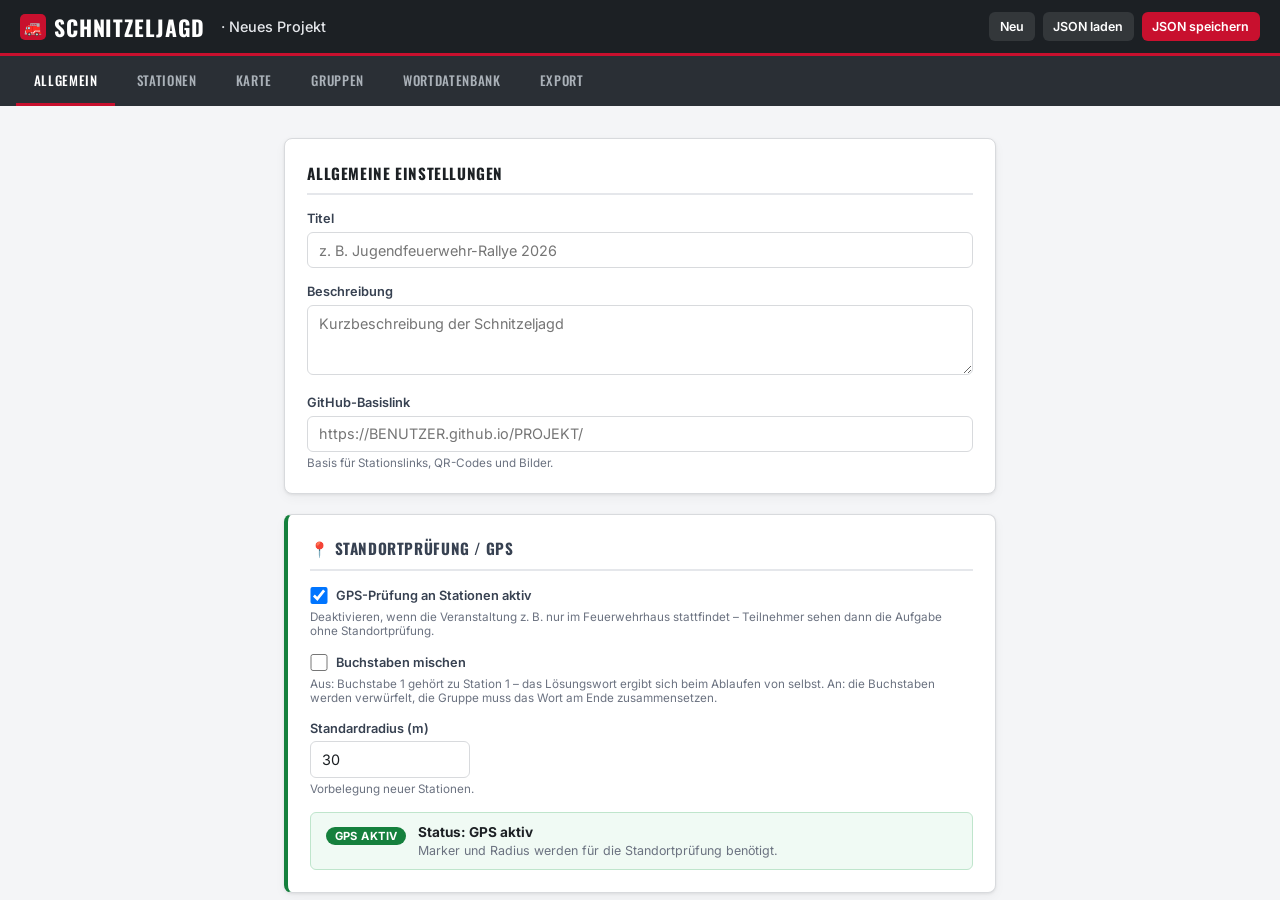
<file: index.html>
<!DOCTYPE html>
<html lang="de">
<head>
  <meta charset="UTF-8">
  <meta name="viewport" content="width=device-width, initial-scale=1.0">
  <title>Schnitzeljagd · Planungstool</title>
  <link rel="stylesheet" href="lib/leaflet/leaflet.css">
  <link rel="stylesheet" href="css/app.css">
</head>
<body>

  <header class="topbar">
    <div class="logo"><span class="mark">🚒</span> Schnitzeljagd</div>
    <span class="titel-anzeige" id="titel-anzeige">· Neues Projekt</span>
    <div class="actions">
      <button class="btn btn-ghost btn-sm" id="btn-neu">Neu</button>
      <button class="btn btn-ghost btn-sm" id="btn-import-json">JSON laden</button>
      <button class="btn btn-primary btn-sm" id="btn-export-json">JSON speichern</button>
      <input type="file" id="file-import" accept=".json" hidden>
    </div>
  </header>

  <nav class="tabs">
    <button data-tab="allgemein" class="active">Allgemein</button>
    <button data-tab="stationen">Stationen</button>
    <button data-tab="karte">Karte</button>
    <button data-tab="gruppen">Gruppen</button>
    <button data-tab="wortdb">Wortdatenbank</button>
    <button data-tab="export">Export</button>
  </nav>

  <main>

    <!-- ALLGEMEIN -->
    <section class="tab-panel active" id="tab-allgemein">
      <div class="seite">
        <div class="card">
          <h3>Allgemeine Einstellungen</h3>
          <div class="feld">
            <label>Titel</label>
            <input type="text" id="p-titel" placeholder="z. B. Jugendfeuerwehr-Rallye 2026">
          </div>
          <div class="feld">
            <label>Beschreibung</label>
            <textarea id="p-beschreibung" placeholder="Kurzbeschreibung der Schnitzeljagd"></textarea>
          </div>
          <div class="feld">
            <label>GitHub-Basislink</label>
            <input type="url" id="p-githubBasislink"
              placeholder="https://BENUTZER.github.io/PROJEKT/">
            <div class="hinweis">Basis für Stationslinks, QR-Codes und Bilder.</div>
          </div>
        </div>

        <div class="card card-gps" id="card-gps">
          <h3>📍 Standortprüfung / GPS</h3>
          <div class="feld">
            <label style="display:flex;align-items:center;gap:.5rem;cursor:pointer">
              <input type="checkbox" id="p-gpsAktiv" style="width:1.1rem;height:1.1rem">
              GPS-Prüfung an Stationen aktiv
            </label>
            <div class="hinweis">Deaktivieren, wenn die Veranstaltung z. B. nur im Feuerwehrhaus stattfindet – Teilnehmer sehen dann die Aufgabe ohne Standortprüfung.</div>
          </div>
          <div class="feld">
            <label style="display:flex;align-items:center;gap:.5rem;cursor:pointer">
              <input type="checkbox" id="p-buchstabenMischen" style="width:1.1rem;height:1.1rem">
              Buchstaben mischen
            </label>
            <div class="hinweis">Aus: Buchstabe 1 gehört zu Station 1 – das Lösungswort ergibt sich beim Ablaufen von selbst. An: die Buchstaben werden verwürfelt, die Gruppe muss das Wort am Ende zusammensetzen.</div>
          </div>
          <div class="feld">
            <label>Standardradius (m)</label>
            <input type="number" id="p-standardRadius" min="1" value="30" style="max-width:160px">
            <div class="hinweis">Vorbelegung neuer Stationen.</div>
          </div>
          <div class="gps-status" id="gps-status">
            <span class="gps-badge"></span>
            <div class="gps-status-text">
              <strong class="gps-status-titel"></strong>
              <div class="gps-status-info"></div>
            </div>
          </div>
        </div>

        <div class="card card-schatz">
          <h3>🗝️ Schatz / Abschluss</h3>
          <div class="feld">
            <label>Schatzbild (Pfad oder externer Link)</label>
            <input type="text" id="p-schatzbild"
              placeholder="bilder/schatz.jpg  oder  https://…">
            <div class="hinweis">Wird auf schatz.html angezeigt, sobald alle Lösungswörter stimmen.</div>
          </div>
          <div class="feld">
            <label>Schatztext / Hinweis (optional)</label>
            <textarea id="p-schatztext" placeholder="z. B. Der Schatz liegt hinter dem Gerätehaus."></textarea>
          </div>
        </div>
      </div>
    </section>

    <!-- STATIONEN -->
    <section class="tab-panel" id="tab-stationen">
      <div class="split">
        <div class="links">
          <div class="liste-kopf">
            <h2>Stationen</h2>
            <div style="display:flex;gap:.4rem">
              <button class="btn btn-primary btn-sm" id="btn-station-add">+ Station</button>
              <button class="btn btn-info btn-sm" id="btn-ampel-hilfe" title="Ampel-Legende">?</button>
            </div>
          </div>
          <div id="station-liste"></div>
        </div>
        <div class="rechts" id="station-editor"></div>
      </div>
    </section>

    <!-- AMPEL-LEGENDE MODAL -->
    <div class="overlay" id="overlay-ampel" style="display:none">
      <div class="modal" style="max-width:440px">
        <div class="modal-kopf">
          <h3>Ampel-Legende</h3>
          <button class="btn btn-light btn-sm" id="btn-ampel-schliessen">✕</button>
        </div>
        <div class="modal-body">
          <p>Die drei Punkte je Station zeigen den Vorbereitungsstand.</p>
          <p><strong>1. Marker</strong><br>
            Zeigt, ob eine Position auf der Karte gesetzt ist.<br>
            Bei aktivem GPS ist die Position <em>erforderlich</em>.<br>
            Bei deaktiviertem GPS ist sie <em>optional</em> und wird nicht negativ bewertet.</p>
          <p><strong>2. Link</strong><br>
            Zeigt, ob der Stationslink vorhanden ist.</p>
          <p><strong>3. Inhalt</strong><br>
            Zeigt, ob die Station vollständig vorbereitet ist. Geprüft werden:
          </p>
          <ul>
            <li>Stationsname</li>
            <li>Nächster Ort</li>
            <li>Hinweis zur nächsten Station</li>
            <li>Pflichtfelder des gewählten Stationstyps (z. B. Aufgabe, Lösung, Frage)</li>
          </ul>
          <p><strong>Statusfarben:</strong></p>
          <div class="legende-dot-row">
            <span class="legende-dot-item"><span class="dot ok"></span> Grün – vollständig</span>
            <span class="legende-dot-item"><span class="dot warn"></span> Gelb – teilweise unvollständig</span>
            <span class="legende-dot-item"><span class="dot off"></span> Grau – fehlt / nicht begonnen</span>
          </div>
          <p style="color:#6b7280;font-size:.85rem">Stationseinleitung und Bilder sind optional und beeinflussen die Ampel nicht.</p>
        </div>
      </div>
    </div>

    <!-- KARTE -->
    <section class="tab-panel" id="tab-karte">
      <div class="split">
        <div class="links">
          <div class="liste-kopf">
            <h2>Stationen</h2>
            <button class="btn btn-info btn-sm" id="btn-karte-fit">Ansicht</button>
          </div>
          <div id="karte-liste"></div>
        </div>
        <div class="rechts karte-rechts">
          <div id="karte-map"></div>
          <div class="karte-infobar">
            <span id="karte-info">Karte wird geladen…</span>
            <span class="hint">Station links wählen → in Karte klicken zum Setzen · Marker ziehen zum Verschieben</span>
          </div>
        </div>
      </div>
    </section>

    <!-- GRUPPEN -->
    <section class="tab-panel" id="tab-gruppen">
      <div class="split">
        <div class="links">
          <div class="liste-kopf">
            <h2>Gruppen</h2>
            <button class="btn btn-primary btn-sm" id="btn-gruppe-add">+ Gruppe</button>
          </div>
          <div id="gruppen-liste"></div>
        </div>
        <div class="rechts" id="gruppen-editor"></div>
      </div>
    </section>

    <!-- WORTDATENBANK -->
    <section class="tab-panel" id="tab-wortdb">
      <div class="split">
        <div class="links">
          <div class="liste-kopf">
            <h2>Kategorien</h2>
            <div style="display:flex;gap:.4rem">
              <button class="btn btn-primary btn-sm" id="btn-wdb-add-kat">+ Kategorie</button>
              <button class="btn btn-info btn-sm" id="btn-wdb-hilfe">?</button>
            </div>
          </div>
          <div id="wdb-katliste"></div>
        </div>
        <div class="rechts" id="wdb-detail"></div>
      </div>
    </section>

    <!-- EXPORT -->
    <section class="tab-panel" id="tab-export">
      <div class="seite">
        <div class="card">
          <h3>Drucken</h3>
          <p style="font-size:.9rem;color:#374151;margin-bottom:1rem">
            Druckvorlagen für QR-Codes, Spielleitungsübersicht und Gruppen-Laufzettel.</p>
          <div style="display:flex;flex-wrap:wrap;gap:.6rem">
            <button class="btn btn-print" id="btn-druck-qr">QR-Codes drucken</button>
            <button class="btn btn-print" id="btn-druck-leitung">Spielleitungsübersicht drucken</button>
            <button class="btn btn-print" id="btn-druck-laufzettel">Laufzettel für Gruppen drucken</button>
          </div>
        </div>
        <div class="card">
          <h3>Export für GitHub Pages</h3>
          <p style="font-size:.9rem;color:#374151;margin-bottom:1rem">
            Erzeugt ein ZIP für GitHub Pages mit Planungstool, Teilnehmerseiten, Schatzseite,
            verschlüsselter <code>data.json</code> (keine Klartextlösungen), QR-Codes je Station × Gruppe
            sowie Ordnerstruktur für Bilder.</p>
          <div class="editor-foot" style="margin-top:0">
            <button class="btn btn-primary" id="btn-export-zip" disabled>ZIP erzeugen</button>
          </div>
          <div id="export-bericht" class="export-bericht"></div>
        </div>
      </div>
    </section>

  </main>

  <script src="lib/leaflet/leaflet.js"></script>
  <script src="lib/jszip.min.js"></script>
  <script src="lib/qrcode.js"></script>
  <script src="js/crypto.js"></script>
  <script src="js/state.js"></script>
  <script src="js/solution.js"></script>
  <script src="js/stations.js"></script>
  <script src="js/map.js"></script>
  <script src="js/groups.js"></script>
  <script src="js/worddb.js"></script>
  <script src="js/export.js"></script>
  <script src="js/print.js"></script>
  <script src="js/app.js"></script>
</body>
</html>
</file>
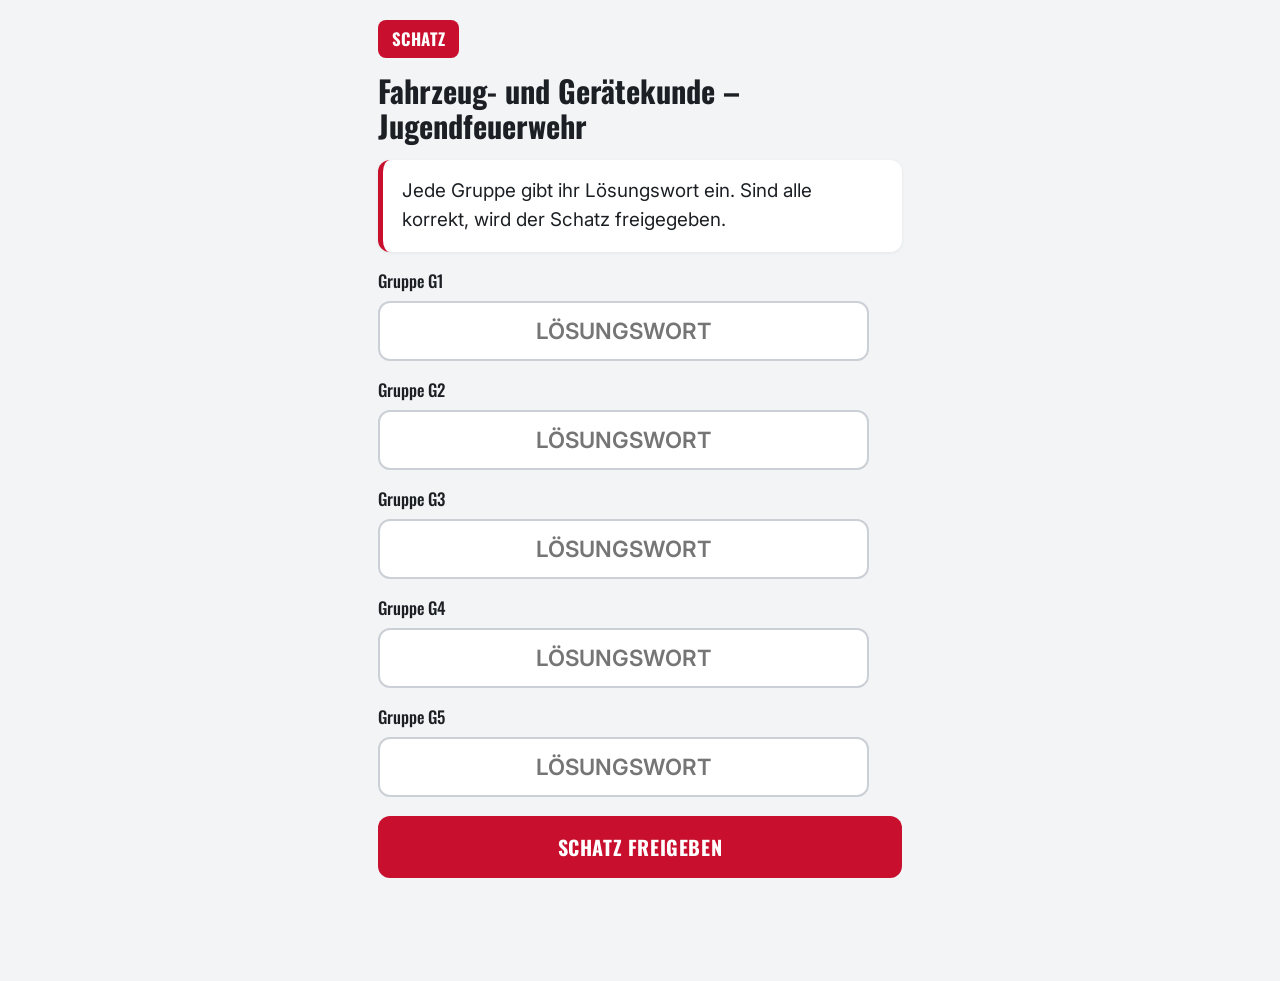
<file: schatz.html>
<!DOCTYPE html>
<html lang="de">
<head>
  <meta charset="UTF-8">
  <meta name="viewport" content="width=device-width, initial-scale=1.0, maximum-scale=1.0">
  <title>Schnitzeljagd · Schatz</title>
  <link rel="stylesheet" href="css/station.css">
</head>
<body>
  <div id="app">Lädt…</div>

  <script src="js/crypto.js"></script>
  <script src="js/schatz-view.js"></script>
</body>
</html>
</file>
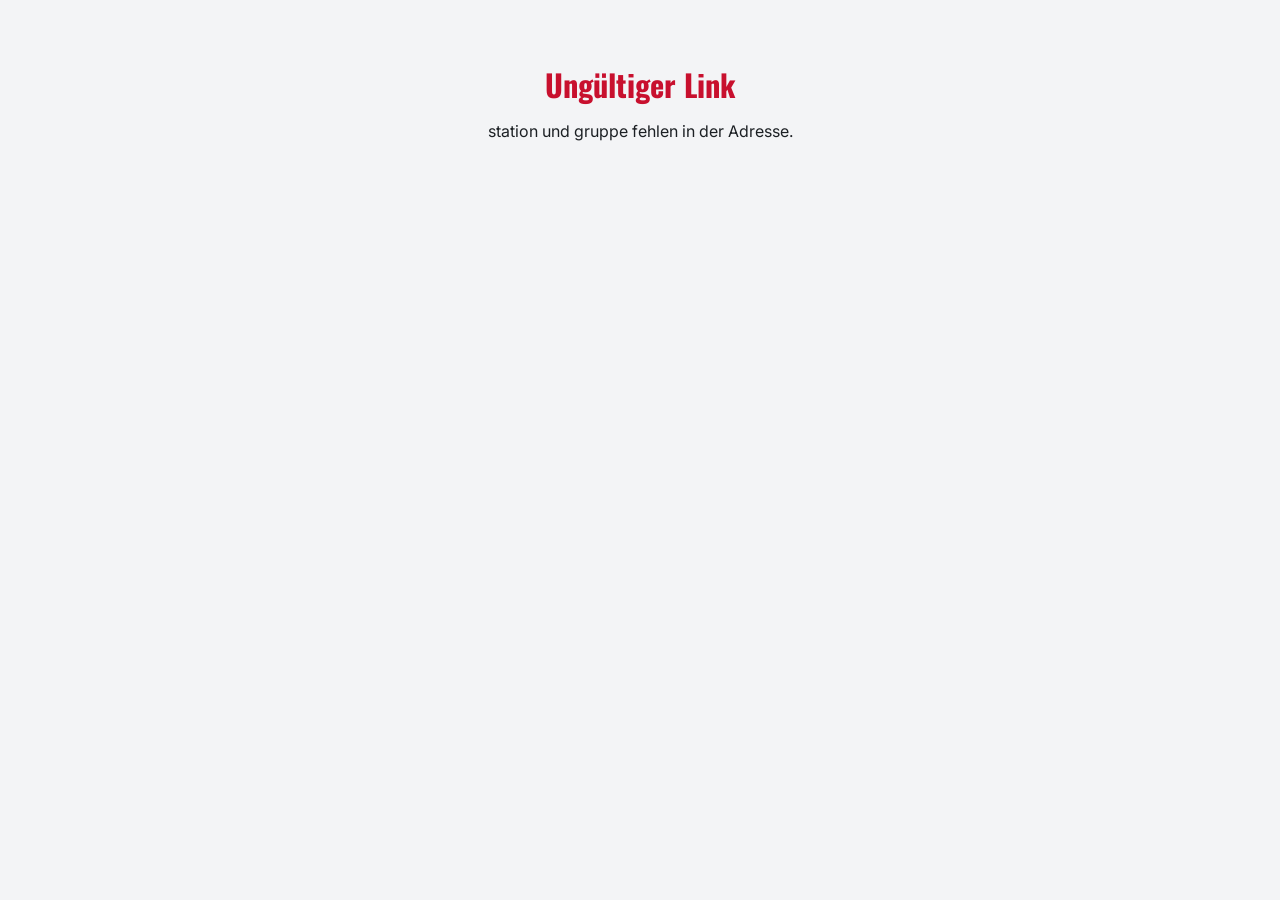
<file: station.html>
<!DOCTYPE html>
<html lang="de">
<head>
  <meta charset="UTF-8">
  <meta name="viewport" content="width=device-width, initial-scale=1.0, maximum-scale=1.0">
  <title>Schnitzeljagd · Station</title>
  <link rel="stylesheet" href="css/station.css">
</head>
<body>
  <div id="app">Lädt…</div>

  <script src="js/crypto.js"></script>
  <script src="js/station-view.js"></script>
</body>
</html>
</file>
<file: lib/leaflet/leaflet.css>
/* required styles */

.leaflet-pane,
.leaflet-tile,
.leaflet-marker-icon,
.leaflet-marker-shadow,
.leaflet-tile-container,
.leaflet-pane > svg,
.leaflet-pane > canvas,
.leaflet-zoom-box,
.leaflet-image-layer,
.leaflet-layer {
	position: absolute;
	left: 0;
	top: 0;
	}
.leaflet-container {
	overflow: hidden;
	}
.leaflet-tile,
.leaflet-marker-icon,
.leaflet-marker-shadow {
	-webkit-user-select: none;
	   -moz-user-select: none;
	        user-select: none;
	  -webkit-user-drag: none;
	}
/* Prevents IE11 from highlighting tiles in blue */
.leaflet-tile::selection {
	background: transparent;
}
/* Safari renders non-retina tile on retina better with this, but Chrome is worse */
.leaflet-safari .leaflet-tile {
	image-rendering: -webkit-optimize-contrast;
	}
/* hack that prevents hw layers "stretching" when loading new tiles */
.leaflet-safari .leaflet-tile-container {
	width: 1600px;
	height: 1600px;
	-webkit-transform-origin: 0 0;
	}
.leaflet-marker-icon,
.leaflet-marker-shadow {
	display: block;
	}
/* .leaflet-container svg: reset svg max-width decleration shipped in Joomla! (joomla.org) 3.x */
/* .leaflet-container img: map is broken in FF if you have max-width: 100% on tiles */
.leaflet-container .leaflet-overlay-pane svg {
	max-width: none !important;
	max-height: none !important;
	}
.leaflet-container .leaflet-marker-pane img,
.leaflet-container .leaflet-shadow-pane img,
.leaflet-container .leaflet-tile-pane img,
.leaflet-container img.leaflet-image-layer,
.leaflet-container .leaflet-tile {
	max-width: none !important;
	max-height: none !important;
	width: auto;
	padding: 0;
	}

.leaflet-container img.leaflet-tile {
	/* See: https://bugs.chromium.org/p/chromium/issues/detail?id=600120 */
	mix-blend-mode: plus-lighter;
}

.leaflet-container.leaflet-touch-zoom {
	-ms-touch-action: pan-x pan-y;
	touch-action: pan-x pan-y;
	}
.leaflet-container.leaflet-touch-drag {
	-ms-touch-action: pinch-zoom;
	/* Fallback for FF which doesn't support pinch-zoom */
	touch-action: none;
	touch-action: pinch-zoom;
}
.leaflet-container.leaflet-touch-drag.leaflet-touch-zoom {
	-ms-touch-action: none;
	touch-action: none;
}
.leaflet-container {
	-webkit-tap-highlight-color: transparent;
}
.leaflet-container a {
	-webkit-tap-highlight-color: rgba(51, 181, 229, 0.4);
}
.leaflet-tile {
	filter: inherit;
	visibility: hidden;
	}
.leaflet-tile-loaded {
	visibility: inherit;
	}
.leaflet-zoom-box {
	width: 0;
	height: 0;
	-moz-box-sizing: border-box;
	     box-sizing: border-box;
	z-index: 800;
	}
/* workaround for https://bugzilla.mozilla.org/show_bug.cgi?id=888319 */
.leaflet-overlay-pane svg {
	-moz-user-select: none;
	}

.leaflet-pane         { z-index: 400; }

.leaflet-tile-pane    { z-index: 200; }
.leaflet-overlay-pane { z-index: 400; }
.leaflet-shadow-pane  { z-index: 500; }
.leaflet-marker-pane  { z-index: 600; }
.leaflet-tooltip-pane   { z-index: 650; }
.leaflet-popup-pane   { z-index: 700; }

.leaflet-map-pane canvas { z-index: 100; }
.leaflet-map-pane svg    { z-index: 200; }

.leaflet-vml-shape {
	width: 1px;
	height: 1px;
	}
.lvml {
	behavior: url(#default#VML);
	display: inline-block;
	position: absolute;
	}


/* control positioning */

.leaflet-control {
	position: relative;
	z-index: 800;
	pointer-events: visiblePainted; /* IE 9-10 doesn't have auto */
	pointer-events: auto;
	}
.leaflet-top,
.leaflet-bottom {
	position: absolute;
	z-index: 1000;
	pointer-events: none;
	}
.leaflet-top {
	top: 0;
	}
.leaflet-right {
	right: 0;
	}
.leaflet-bottom {
	bottom: 0;
	}
.leaflet-left {
	left: 0;
	}
.leaflet-control {
	float: left;
	clear: both;
	}
.leaflet-right .leaflet-control {
	float: right;
	}
.leaflet-top .leaflet-control {
	margin-top: 10px;
	}
.leaflet-bottom .leaflet-control {
	margin-bottom: 10px;
	}
.leaflet-left .leaflet-control {
	margin-left: 10px;
	}
.leaflet-right .leaflet-control {
	margin-right: 10px;
	}


/* zoom and fade animations */

.leaflet-fade-anim .leaflet-popup {
	opacity: 0;
	-webkit-transition: opacity 0.2s linear;
	   -moz-transition: opacity 0.2s linear;
	        transition: opacity 0.2s linear;
	}
.leaflet-fade-anim .leaflet-map-pane .leaflet-popup {
	opacity: 1;
	}
.leaflet-zoom-animated {
	-webkit-transform-origin: 0 0;
	    -ms-transform-origin: 0 0;
	        transform-origin: 0 0;
	}
svg.leaflet-zoom-animated {
	will-change: transform;
}

.leaflet-zoom-anim .leaflet-zoom-animated {
	-webkit-transition: -webkit-transform 0.25s cubic-bezier(0,0,0.25,1);
	   -moz-transition:    -moz-transform 0.25s cubic-bezier(0,0,0.25,1);
	        transition:         transform 0.25s cubic-bezier(0,0,0.25,1);
	}
.leaflet-zoom-anim .leaflet-tile,
.leaflet-pan-anim .leaflet-tile {
	-webkit-transition: none;
	   -moz-transition: none;
	        transition: none;
	}

.leaflet-zoom-anim .leaflet-zoom-hide {
	visibility: hidden;
	}


/* cursors */

.leaflet-interactive {
	cursor: pointer;
	}
.leaflet-grab {
	cursor: -webkit-grab;
	cursor:    -moz-grab;
	cursor:         grab;
	}
.leaflet-crosshair,
.leaflet-crosshair .leaflet-interactive {
	cursor: crosshair;
	}
.leaflet-popup-pane,
.leaflet-control {
	cursor: auto;
	}
.leaflet-dragging .leaflet-grab,
.leaflet-dragging .leaflet-grab .leaflet-interactive,
.leaflet-dragging .leaflet-marker-draggable {
	cursor: move;
	cursor: -webkit-grabbing;
	cursor:    -moz-grabbing;
	cursor:         grabbing;
	}

/* marker & overlays interactivity */
.leaflet-marker-icon,
.leaflet-marker-shadow,
.leaflet-image-layer,
.leaflet-pane > svg path,
.leaflet-tile-container {
	pointer-events: none;
	}

.leaflet-marker-icon.leaflet-interactive,
.leaflet-image-layer.leaflet-interactive,
.leaflet-pane > svg path.leaflet-interactive,
svg.leaflet-image-layer.leaflet-interactive path {
	pointer-events: visiblePainted; /* IE 9-10 doesn't have auto */
	pointer-events: auto;
	}

/* visual tweaks */

.leaflet-container {
	background: #ddd;
	outline-offset: 1px;
	}
.leaflet-container a {
	color: #0078A8;
	}
.leaflet-zoom-box {
	border: 2px dotted #38f;
	background: rgba(255,255,255,0.5);
	}


/* general typography */
.leaflet-container {
	font-family: "Helvetica Neue", Arial, Helvetica, sans-serif;
	font-size: 12px;
	font-size: 0.75rem;
	line-height: 1.5;
	}


/* general toolbar styles */

.leaflet-bar {
	box-shadow: 0 1px 5px rgba(0,0,0,0.65);
	border-radius: 4px;
	}
.leaflet-bar a {
	background-color: #fff;
	border-bottom: 1px solid #ccc;
	width: 26px;
	height: 26px;
	line-height: 26px;
	display: block;
	text-align: center;
	text-decoration: none;
	color: black;
	}
.leaflet-bar a,
.leaflet-control-layers-toggle {
	background-position: 50% 50%;
	background-repeat: no-repeat;
	display: block;
	}
.leaflet-bar a:hover,
.leaflet-bar a:focus {
	background-color: #f4f4f4;
	}
.leaflet-bar a:first-child {
	border-top-left-radius: 4px;
	border-top-right-radius: 4px;
	}
.leaflet-bar a:last-child {
	border-bottom-left-radius: 4px;
	border-bottom-right-radius: 4px;
	border-bottom: none;
	}
.leaflet-bar a.leaflet-disabled {
	cursor: default;
	background-color: #f4f4f4;
	color: #bbb;
	}

.leaflet-touch .leaflet-bar a {
	width: 30px;
	height: 30px;
	line-height: 30px;
	}
.leaflet-touch .leaflet-bar a:first-child {
	border-top-left-radius: 2px;
	border-top-right-radius: 2px;
	}
.leaflet-touch .leaflet-bar a:last-child {
	border-bottom-left-radius: 2px;
	border-bottom-right-radius: 2px;
	}

/* zoom control */

.leaflet-control-zoom-in,
.leaflet-control-zoom-out {
	font: bold 18px 'Lucida Console', Monaco, monospace;
	text-indent: 1px;
	}

.leaflet-touch .leaflet-control-zoom-in, .leaflet-touch .leaflet-control-zoom-out  {
	font-size: 22px;
	}


/* layers control */

.leaflet-control-layers {
	box-shadow: 0 1px 5px rgba(0,0,0,0.4);
	background: #fff;
	border-radius: 5px;
	}
.leaflet-control-layers-toggle {
	background-image: url(images/layers.png);
	width: 36px;
	height: 36px;
	}
.leaflet-retina .leaflet-control-layers-toggle {
	background-image: url(images/layers-2x.png);
	background-size: 26px 26px;
	}
.leaflet-touch .leaflet-control-layers-toggle {
	width: 44px;
	height: 44px;
	}
.leaflet-control-layers .leaflet-control-layers-list,
.leaflet-control-layers-expanded .leaflet-control-layers-toggle {
	display: none;
	}
.leaflet-control-layers-expanded .leaflet-control-layers-list {
	display: block;
	position: relative;
	}
.leaflet-control-layers-expanded {
	padding: 6px 10px 6px 6px;
	color: #333;
	background: #fff;
	}
.leaflet-control-layers-scrollbar {
	overflow-y: scroll;
	overflow-x: hidden;
	padding-right: 5px;
	}
.leaflet-control-layers-selector {
	margin-top: 2px;
	position: relative;
	top: 1px;
	}
.leaflet-control-layers label {
	display: block;
	font-size: 13px;
	font-size: 1.08333em;
	}
.leaflet-control-layers-separator {
	height: 0;
	border-top: 1px solid #ddd;
	margin: 5px -10px 5px -6px;
	}

/* Default icon URLs */
.leaflet-default-icon-path { /* used only in path-guessing heuristic, see L.Icon.Default */
	background-image: url(images/marker-icon.png);
	}


/* attribution and scale controls */

.leaflet-container .leaflet-control-attribution {
	background: #fff;
	background: rgba(255, 255, 255, 0.8);
	margin: 0;
	}
.leaflet-control-attribution,
.leaflet-control-scale-line {
	padding: 0 5px;
	color: #333;
	line-height: 1.4;
	}
.leaflet-control-attribution a {
	text-decoration: none;
	}
.leaflet-control-attribution a:hover,
.leaflet-control-attribution a:focus {
	text-decoration: underline;
	}
.leaflet-attribution-flag {
	display: inline !important;
	vertical-align: baseline !important;
	width: 1em;
	height: 0.6669em;
	}
.leaflet-left .leaflet-control-scale {
	margin-left: 5px;
	}
.leaflet-bottom .leaflet-control-scale {
	margin-bottom: 5px;
	}
.leaflet-control-scale-line {
	border: 2px solid #777;
	border-top: none;
	line-height: 1.1;
	padding: 2px 5px 1px;
	white-space: nowrap;
	-moz-box-sizing: border-box;
	     box-sizing: border-box;
	background: rgba(255, 255, 255, 0.8);
	text-shadow: 1px 1px #fff;
	}
.leaflet-control-scale-line:not(:first-child) {
	border-top: 2px solid #777;
	border-bottom: none;
	margin-top: -2px;
	}
.leaflet-control-scale-line:not(:first-child):not(:last-child) {
	border-bottom: 2px solid #777;
	}

.leaflet-touch .leaflet-control-attribution,
.leaflet-touch .leaflet-control-layers,
.leaflet-touch .leaflet-bar {
	box-shadow: none;
	}
.leaflet-touch .leaflet-control-layers,
.leaflet-touch .leaflet-bar {
	border: 2px solid rgba(0,0,0,0.2);
	background-clip: padding-box;
	}


/* popup */

.leaflet-popup {
	position: absolute;
	text-align: center;
	margin-bottom: 20px;
	}
.leaflet-popup-content-wrapper {
	padding: 1px;
	text-align: left;
	border-radius: 12px;
	}
.leaflet-popup-content {
	margin: 13px 24px 13px 20px;
	line-height: 1.3;
	font-size: 13px;
	font-size: 1.08333em;
	min-height: 1px;
	}
.leaflet-popup-content p {
	margin: 17px 0;
	margin: 1.3em 0;
	}
.leaflet-popup-tip-container {
	width: 40px;
	height: 20px;
	position: absolute;
	left: 50%;
	margin-top: -1px;
	margin-left: -20px;
	overflow: hidden;
	pointer-events: none;
	}
.leaflet-popup-tip {
	width: 17px;
	height: 17px;
	padding: 1px;

	margin: -10px auto 0;
	pointer-events: auto;

	-webkit-transform: rotate(45deg);
	   -moz-transform: rotate(45deg);
	    -ms-transform: rotate(45deg);
	        transform: rotate(45deg);
	}
.leaflet-popup-content-wrapper,
.leaflet-popup-tip {
	background: white;
	color: #333;
	box-shadow: 0 3px 14px rgba(0,0,0,0.4);
	}
.leaflet-container a.leaflet-popup-close-button {
	position: absolute;
	top: 0;
	right: 0;
	border: none;
	text-align: center;
	width: 24px;
	height: 24px;
	font: 16px/24px Tahoma, Verdana, sans-serif;
	color: #757575;
	text-decoration: none;
	background: transparent;
	}
.leaflet-container a.leaflet-popup-close-button:hover,
.leaflet-container a.leaflet-popup-close-button:focus {
	color: #585858;
	}
.leaflet-popup-scrolled {
	overflow: auto;
	}

.leaflet-oldie .leaflet-popup-content-wrapper {
	-ms-zoom: 1;
	}
.leaflet-oldie .leaflet-popup-tip {
	width: 24px;
	margin: 0 auto;

	-ms-filter: "progid:DXImageTransform.Microsoft.Matrix(M11=0.70710678, M12=0.70710678, M21=-0.70710678, M22=0.70710678)";
	filter: progid:DXImageTransform.Microsoft.Matrix(M11=0.70710678, M12=0.70710678, M21=-0.70710678, M22=0.70710678);
	}

.leaflet-oldie .leaflet-control-zoom,
.leaflet-oldie .leaflet-control-layers,
.leaflet-oldie .leaflet-popup-content-wrapper,
.leaflet-oldie .leaflet-popup-tip {
	border: 1px solid #999;
	}


/* div icon */

.leaflet-div-icon {
	background: #fff;
	border: 1px solid #666;
	}


/* Tooltip */
/* Base styles for the element that has a tooltip */
.leaflet-tooltip {
	position: absolute;
	padding: 6px;
	background-color: #fff;
	border: 1px solid #fff;
	border-radius: 3px;
	color: #222;
	white-space: nowrap;
	-webkit-user-select: none;
	-moz-user-select: none;
	-ms-user-select: none;
	user-select: none;
	pointer-events: none;
	box-shadow: 0 1px 3px rgba(0,0,0,0.4);
	}
.leaflet-tooltip.leaflet-interactive {
	cursor: pointer;
	pointer-events: auto;
	}
.leaflet-tooltip-top:before,
.leaflet-tooltip-bottom:before,
.leaflet-tooltip-left:before,
.leaflet-tooltip-right:before {
	position: absolute;
	pointer-events: none;
	border: 6px solid transparent;
	background: transparent;
	content: "";
	}

/* Directions */

.leaflet-tooltip-bottom {
	margin-top: 6px;
}
.leaflet-tooltip-top {
	margin-top: -6px;
}
.leaflet-tooltip-bottom:before,
.leaflet-tooltip-top:before {
	left: 50%;
	margin-left: -6px;
	}
.leaflet-tooltip-top:before {
	bottom: 0;
	margin-bottom: -12px;
	border-top-color: #fff;
	}
.leaflet-tooltip-bottom:before {
	top: 0;
	margin-top: -12px;
	margin-left: -6px;
	border-bottom-color: #fff;
	}
.leaflet-tooltip-left {
	margin-left: -6px;
}
.leaflet-tooltip-right {
	margin-left: 6px;
}
.leaflet-tooltip-left:before,
.leaflet-tooltip-right:before {
	top: 50%;
	margin-top: -6px;
	}
.leaflet-tooltip-left:before {
	right: 0;
	margin-right: -12px;
	border-left-color: #fff;
	}
.leaflet-tooltip-right:before {
	left: 0;
	margin-left: -12px;
	border-right-color: #fff;
	}

/* Printing */

@media print {
	/* Prevent printers from removing background-images of controls. */
	.leaflet-control {
		-webkit-print-color-adjust: exact;
		print-color-adjust: exact;
		}
	}
</file>
<file: css/app.css>
/* =====================================================================
 * app.css  –  Planungstool
 * Ästhetik: utilitaristisches Einsatz-Dashboard
 *   Akzent Feuerwehr-Rot, dunkle Leiste, helle Arbeitsfläche
 * ===================================================================== */

@import url('https://fonts.googleapis.com/css2?family=Oswald:wght@400;500;600;700&family=Inter:wght@400;500;600&display=swap');

:root {
  --rot: #c8102e;
  --rot-dunkel: #97001f;
  --kohle: #1c2024;
  --kohle-hell: #2a2f35;
  --grau: #6b7280;
  --grau-hell: #e5e7eb;
  --bg: #f4f5f7;
  --weiss: #ffffff;
  --gruen: #15803d;
  --gelb: #b45309;
  --rahmen: #d8dadd;
  --schrift: 'Inter', system-ui, sans-serif;
  --display: 'Oswald', 'Inter', sans-serif;
  --radius: 8px;
  --schatten: 0 1px 3px rgba(0,0,0,.08), 0 4px 12px rgba(0,0,0,.04);
}

* { box-sizing: border-box; margin: 0; padding: 0; }

body {
  font-family: var(--schrift);
  color: var(--kohle);
  background: var(--bg);
  height: 100vh;
  display: flex;
  flex-direction: column;
  overflow: hidden;
}

/* ---------- Kopfzeile ---------- */
header.topbar {
  background: var(--kohle);
  color: #fff;
  display: flex;
  align-items: center;
  gap: 1rem;
  padding: 0 1.25rem;
  height: 56px;
  flex-shrink: 0;
  border-bottom: 3px solid var(--rot);
}
.topbar .logo {
  font-family: var(--display);
  font-weight: 700;
  font-size: 1.35rem;
  letter-spacing: .04em;
  text-transform: uppercase;
  display: flex;
  align-items: center;
  gap: .5rem;
}
.topbar .logo .mark {
  width: 26px; height: 26px;
  background: var(--rot);
  border-radius: 5px;
  display: grid; place-items: center;
  font-size: .9rem;
}
.topbar .titel-anzeige {
  color: var(--grau-hell);
  font-size: .9rem;
  font-weight: 500;
}
.topbar .actions { margin-left: auto; display: flex; gap: .5rem; }

/* ---------- Tabs ---------- */
nav.tabs {
  background: var(--kohle-hell);
  display: flex;
  flex-shrink: 0;
  padding: 0 1rem;
  gap: .25rem;
}
nav.tabs button {
  font-family: var(--display);
  text-transform: uppercase;
  letter-spacing: .05em;
  font-size: .82rem;
  font-weight: 500;
  color: #aab1b8;
  background: none;
  border: none;
  padding: .85rem 1.1rem;
  cursor: pointer;
  border-bottom: 3px solid transparent;
  transition: color .15s, border-color .15s;
}
nav.tabs button:hover { color: #fff; }
nav.tabs button.active {
  color: #fff;
  border-bottom-color: var(--rot);
}

/* ---------- Arbeitsfläche ---------- */
main { flex: 1; overflow: hidden; position: relative; }
.tab-panel { display: none; height: 100%; overflow: auto; }
.tab-panel.active { display: block; }

/* zweispaltiges Layout (Liste links / Detail rechts) */
.split {
  display: grid;
  grid-template-columns: 320px 1fr;
  height: 100%;
}
.split > .links {
  border-right: 1px solid var(--rahmen);
  background: var(--weiss);
  overflow: auto;
  display: flex;
  flex-direction: column;
}
.split > .rechts { overflow: auto; padding: 1.5rem; }

/* einfache Inhaltsseite (Allgemein, Wortdb) */
.seite { max-width: 760px; margin: 0 auto; padding: 2rem 1.5rem; }

/* ---------- Stationsliste ---------- */
.liste-kopf {
  padding: .9rem 1rem;
  border-bottom: 1px solid var(--rahmen);
  display: flex;
  align-items: center;
  justify-content: space-between;
}
.liste-kopf h2 {
  font-family: var(--display);
  text-transform: uppercase;
  letter-spacing: .04em;
  font-size: 1rem;
}
.station-item {
  display: flex;
  align-items: center;
  gap: .65rem;
  padding: .7rem 1rem;
  border-bottom: 1px solid var(--grau-hell);
  cursor: pointer;
  transition: background .12s;
}
.station-item:hover { background: #fafafa; }
.station-item.active { background: #fde8eb; box-shadow: inset 3px 0 0 var(--rot); }
.station-item .nr {
  font-family: var(--display);
  font-weight: 700;
  background: var(--kohle);
  color: #fff;
  width: 30px; height: 30px;
  border-radius: 6px;
  display: grid; place-items: center;
  font-size: .85rem;
  flex-shrink: 0;
}
.station-item.active .nr { background: var(--rot); }
.station-item .info { flex: 1; min-width: 0; }
.station-item .info .name {
  font-weight: 600; font-size: .9rem;
  white-space: nowrap; overflow: hidden; text-overflow: ellipsis;
}
.station-item .info .typ { font-size: .75rem; color: var(--grau); }
.station-item .stat {
  display: flex; gap: 3px; flex-shrink: 0;
}
.dot { width: 9px; height: 9px; border-radius: 50%; }
.dot.ok { background: var(--gruen); }
.dot.warn { background: #d97706; }
.dot.off { background: #6b7280; }

.legende-dot-row {
  display: flex;
  flex-wrap: wrap;
  gap: .9rem;
  align-items: center;
  margin-top: .35rem;
}
.legende-dot-item {
  display: inline-flex;
  align-items: center;
  gap: .35rem;
}
.legende-dot-item .dot {
  width: 10px;
  height: 10px;
}

.leer-hinweis { padding: 1.5rem 1rem; color: var(--grau); font-size: .88rem; }

/* ---------- Formular / Editor ---------- */
.card {
  background: var(--weiss);
  border: 1px solid var(--rahmen);
  border-radius: var(--radius);
  box-shadow: var(--schatten);
  padding: 1.4rem;
  margin-bottom: 1.25rem;
}
.card h3 {
  font-family: var(--display);
  text-transform: uppercase;
  letter-spacing: .04em;
  font-size: .95rem;
  margin-bottom: 1rem;
  padding-bottom: .6rem;
  border-bottom: 2px solid var(--grau-hell);
}
.feld { margin-bottom: 1rem; }
.feld:last-child { margin-bottom: 0; }
.feld label {
  display: block;
  font-size: .8rem;
  font-weight: 600;
  margin-bottom: .35rem;
  color: #374151;
}
.feld input[type=text],
.feld input[type=number],
.feld input[type=url],
.feld textarea,
.feld select {
  width: 100%;
  font-family: var(--schrift);
  font-size: .9rem;
  padding: .55rem .65rem;
  border: 1px solid var(--rahmen);
  border-radius: 6px;
  background: #fff;
  color: var(--kohle);
}
.feld textarea { resize: vertical; min-height: 70px; }
.feld input:focus, .feld textarea:focus, .feld select:focus {
  outline: none;
  border-color: var(--rot);
  box-shadow: 0 0 0 3px rgba(200,16,46,.12);
}
.feld.checkbox { display: flex; align-items: center; gap: .5rem; }
.feld.checkbox label { margin: 0; }
.feld .hinweis { font-size: .73rem; color: var(--grau); margin-top: .25rem; }
.row { display: grid; grid-template-columns: 1fr 1fr; gap: 1rem; }

/* Listenfeld (Antwortoptionen) */
.list-feld .eintrag { display: flex; gap: .5rem; margin-bottom: .4rem; }
.list-feld .eintrag input { flex: 1; }

/* Kombi-Bausteine */
.bausteine { display: flex; flex-wrap: wrap; gap: .5rem; }
.baustein-chip {
  display: flex; align-items: center; gap: .4rem;
  padding: .4rem .7rem;
  border: 1px solid var(--rahmen);
  border-radius: 20px;
  font-size: .82rem;
  cursor: pointer;
  user-select: none;
}
.baustein-chip.aktiv { background: var(--rot); color: #fff; border-color: var(--rot); }

/* ---------- Buttons ---------- */
.btn {
  font-family: var(--schrift);
  font-weight: 600;
  font-size: .85rem;
  padding: .55rem 1rem;
  border-radius: 6px;
  border: 1px solid transparent;
  cursor: pointer;
  display: inline-flex;
  align-items: center;
  gap: .4rem;
  transition: background .12s, opacity .12s;
}
.btn-primary { background: var(--rot); color: #fff; }
.btn-primary:hover { background: var(--rot-dunkel); }
.btn-light { background: #fff; color: var(--kohle); border-color: var(--rahmen); }
.btn-light:hover { background: #f3f4f6; }
.btn-ghost { background: rgba(255,255,255,.1); color: #fff; }
.btn-ghost:hover { background: rgba(255,255,255,.2); }
.btn-danger { background: #fff; color: var(--rot); border-color: var(--rot); }
.btn-danger:hover { background: #fde8eb; }
.btn-sm { padding: .35rem .6rem; font-size: .78rem; }
.btn:disabled { opacity: .45; cursor: not-allowed; }
.btn-info  { background: #2563eb; color: #fff; border-color: #2563eb; }
.btn-info:hover  { background: #1d4ed8; }
.btn-print { background: #eff6ff; color: #1d4ed8; border-color: #93c5fd; }
.btn-print:hover { background: #dbeafe; }

.editor-foot {
  display: flex; gap: .75rem; align-items: center;
  margin-top: .5rem;
}
.save-status { font-size: .8rem; color: var(--gruen); margin-left: auto; opacity: 0; transition: opacity .2s; }
.save-status.show { opacity: 1; }

/* ---------- Karte ---------- */
.rechts.karte-rechts { padding: 0; display: flex; flex-direction: column; }
#karte-map { flex: 1; width: 100%; }
.karte-infobar {
  flex-shrink: 0;
  background: var(--weiss);
  border-top: 1px solid var(--rahmen);
  padding: .6rem 1rem;
  font-size: .85rem;
  display: flex; align-items: center; gap: 1rem;
}
.karte-infobar .hint { color: var(--grau); margin-left: auto; font-size: .78rem; }

/* nummerierter Marker */
.stn-marker { background: none; border: none; }
.stn-pin {
  width: 34px; height: 34px;
  background: var(--rot);
  color: #fff;
  font-family: var(--display);
  font-weight: 700;
  font-size: .9rem;
  border: 2px solid #fff;
  border-radius: 50% 50% 50% 0;
  transform: rotate(-45deg);
  display: grid; place-items: center;
  box-shadow: 0 2px 6px rgba(0,0,0,.35);
}
.stn-pin > * { transform: rotate(45deg); }
.stn-pin { line-height: 1; }
.stn-marker .stn-pin { position: relative; }

/* Distanz-Beschriftung */
.dist-label {
  background: var(--kohle);
  color: #fff;
  font-size: .72rem;
  font-weight: 600;
  padding: 2px 6px;
  border-radius: 4px;
  white-space: nowrap;
  box-shadow: 0 1px 3px rgba(0,0,0,.3);
}

/* ---------- Gruppen / Verteilung ---------- */
.warn-text { color: var(--gelb) !important; }
.verteil-tab { width: 100%; border-collapse: collapse; font-size: .88rem; }
.verteil-tab th {
  text-align: left; font-size: .73rem; text-transform: uppercase;
  letter-spacing: .04em; color: var(--grau);
  padding: .4rem .5rem; border-bottom: 2px solid var(--grau-hell);
}
.verteil-tab td { padding: .35rem .5rem; border-bottom: 1px solid var(--grau-hell); }
.verteil-tab .t-nr { font-family: var(--display); font-weight: 700; width: 40px; }
.verteil-tab .t-letter {
  width: 70px;
  font-family: var(--display);
  font-weight: 700;
  font-size: 1rem;
  text-align: center;
}

/* ---------- Wortdatenbank ---------- */
.import-summary { margin-top: .9rem; font-size: .85rem; }
.import-summary:empty { display: none; }
.import-summary.ok { color: var(--gruen); }
.import-summary.fehler { color: var(--rot); }
.import-summary ul { margin: .3rem 0 0 1.1rem; }
.import-summary li { margin: .1rem 0; }

/* Overlay / Modal */
.overlay {
  position: fixed; inset: 0; z-index: 1000;
  background: rgba(28,32,36,.55);
  display: grid; place-items: center;
  padding: 1rem;
}
.modal {
  background: #fff; border-radius: 10px;
  max-width: 480px; width: 100%;
  box-shadow: 0 20px 60px rgba(0,0,0,.3);
  max-height: 90vh; overflow: auto;
}
.modal-kopf {
  display: flex; align-items: center; justify-content: space-between;
  padding: 1rem 1.25rem; border-bottom: 1px solid var(--rahmen);
}
.modal-kopf h3 {
  font-family: var(--display); text-transform: uppercase;
  letter-spacing: .04em; font-size: 1rem;
}
.modal-body { padding: 1.25rem; font-size: .9rem; }
.modal-body p { margin-bottom: .6rem; }
.modal-body ul { margin: 0 0 .8rem 1.2rem; }
.modal-body li { margin: .15rem 0; }
.modal-body code {
  background: #f1f2f4; padding: .1rem .35rem; border-radius: 4px;
  font-size: .85em;
}
.modal-body pre {
  background: var(--kohle); color: #e8e8e8;
  padding: .8rem 1rem; border-radius: 6px;
  font-size: .82rem; margin-bottom: .8rem; white-space: pre-wrap;
}

/* ---------- Export-Bericht ---------- */
.export-bericht { margin-top: 1.1rem; font-size: .88rem; }
.export-bericht > div { padding: .8rem 1rem; border-radius: 8px; margin-bottom: .7rem; }
.export-bericht ul { margin: .4rem 0 0 1.1rem; }
.export-bericht li { margin: .15rem 0; }
.bericht-ok { background: #e8f5ec; color: var(--gruen); }
.bericht-fehler { background: #fde8eb; color: var(--rot-dunkel); }
.bericht-warn { background: #fff4e5; color: var(--gelb); }

.platzhalter {
  display: grid; place-items: center; height: 100%;
  color: var(--grau); text-align: center; padding: 2rem;
}
.platzhalter .gross { font-family: var(--display); font-size: 1.3rem; text-transform: uppercase; letter-spacing: .04em; margin-bottom: .4rem; }

/* ---------- Schatz-Karte ---------- */
.card-schatz {
  background: #fffbf0;
  border-left: 4px solid #d4a017;
}
.card-schatz h3 {
  color: #8a6000;
}

/* ---------- Standortprüfung / GPS-Karte ---------- */
.card-gps { border-left: 4px solid var(--rahmen); }
.card-gps h3 { color: #374151; }

.gps-status {
  display: flex; align-items: flex-start; gap: .7rem;
  margin-top: 1rem; padding: .7rem .9rem;
  border-radius: 6px; border: 1px solid var(--rahmen);
  background: #f9fafb;
}
.gps-badge {
  flex-shrink: 0; margin-top: .15rem;
  font-size: .7rem; font-weight: 700;
  text-transform: uppercase; letter-spacing: .04em;
  padding: .15rem .55rem; border-radius: 999px;
  background: var(--grau-hell); color: #374151;
}
.gps-status-titel { display: block; font-size: .85rem; margin-bottom: .15rem; }
.gps-status-info  { font-size: .78rem; color: var(--grau); }

.gps-status.aktiv { background: #f0faf4; border-color: #bfe5cc; }
.gps-status.aktiv .gps-badge { background: var(--gruen); color: #fff; }
.card-gps.aktiv  { border-left-color: var(--gruen); }

.gps-status.inaktiv { background: #fff7ed; border-color: #fed7aa; }
.gps-status.inaktiv .gps-badge { background: var(--gelb); color: #fff; }
.card-gps.inaktiv  { border-left-color: var(--gelb); }
</file>
<file: css/station.css>
/* =====================================================================
 * station.css  –  Teilnehmerseite (mobil, schlicht, Rot/Schwarz)
 * ===================================================================== */

@import url('https://fonts.googleapis.com/css2?family=Oswald:wght@500;700&family=Inter:wght@400;600;700&display=swap');

:root {
  --rot: #c8102e;
  --rot-dunkel: #97001f;
  --kohle: #1c2024;
  --bg: #f3f4f6;
  --schrift: 'Inter', system-ui, sans-serif;
  --display: 'Oswald', sans-serif;
}

* { box-sizing: border-box; margin: 0; padding: 0; -webkit-tap-highlight-color: transparent; }

body {
  font-family: var(--schrift);
  background: var(--bg);
  color: var(--kohle);
  line-height: 1.5;
  padding: 0 0 3rem;
}

#app {
  max-width: 560px;
  margin: 0 auto;
  padding: 1.25rem 1.1rem;
}

/* Kopf */
.kopf {
  display: flex; align-items: center; justify-content: space-between;
  margin-bottom: 1rem;
}
.badge {
  background: var(--rot); color: #fff;
  font-family: var(--display); font-weight: 700;
  font-size: 1.05rem; letter-spacing: .03em;
  padding: .4rem .9rem; border-radius: 8px;
  text-transform: uppercase;
}
.gruppe {
  font-family: var(--display); font-weight: 500;
  font-size: 1rem; color: var(--kohle);
  border: 2px solid var(--kohle); border-radius: 8px;
  padding: .3rem .8rem;
}

h1 {
  font-family: var(--display); font-weight: 700;
  font-size: 1.9rem; line-height: 1.15;
  margin-bottom: 1rem; color: var(--kohle);
}

/* Bilder */
.bilder { display: grid; gap: .6rem; margin-bottom: 1rem; }
.bilder img { width: 100%; border-radius: 10px; display: block; }

/* Aufgabe */
.aufgabe {
  font-size: 1.18rem;
  background: #fff; border-radius: 12px;
  padding: 1.1rem 1.2rem;
  box-shadow: 0 1px 4px rgba(0,0,0,.06);
  border-left: 5px solid var(--rot);
  margin-bottom: 1rem;
}
.zusatz {
  display: grid; gap: .4rem;
  font-size: 1rem; color: #374151;
  margin-bottom: 1.2rem;
}
.zusatz > div {
  background: #fff; border-radius: 8px; padding: .6rem .8rem;
}

/* Eingabe + Buttons (große Touch-Ziele) */
.gross-input {
  width: 100%;
  font-family: var(--schrift);
  font-size: 1.4rem; font-weight: 600;
  text-align: center; text-transform: uppercase;
  padding: .9rem;
  border: 2px solid #cbd0d6; border-radius: 12px;
  margin-bottom: .8rem;
}
.gross-input:focus { outline: none; border-color: var(--rot); }

.gross-btn {
  display: block; width: 100%;
  font-family: var(--display); font-weight: 700;
  text-transform: uppercase; letter-spacing: .03em;
  font-size: 1.25rem;
  background: var(--rot); color: #fff;
  border: none; border-radius: 12px;
  padding: 1rem; cursor: pointer;
  text-align: center; text-decoration: none;
  transition: background .12s;
}
.gross-btn:active { background: var(--rot-dunkel); }
.link-btn { background: var(--kohle); margin-top: 1rem; }

/* Multiple Choice */
.optionen { display: grid; gap: .7rem; }
.opt-btn {
  font-family: var(--schrift); font-size: 1.2rem; font-weight: 600;
  background: #fff; color: var(--kohle);
  border: 2px solid #cbd0d6; border-radius: 12px;
  padding: 1rem; cursor: pointer; text-align: left;
}
.opt-btn:active { border-color: var(--rot); background: #fff5f6; }

.fehlmeldung {
  margin-top: .8rem; min-height: 1.4rem;
  color: var(--rot); font-weight: 600; text-align: center;
}
.fehlmeldung.blink { animation: shake .3s; }
@keyframes shake { 0%,100%{transform:translateX(0)} 25%{transform:translateX(-6px)} 75%{transform:translateX(6px)} }

.ziel-text { font-size: 1.1rem; margin-bottom: .8rem; }

/* Erfolg */
.erfolg {
  background: #fff; border-radius: 14px;
  padding: 1.5rem 1.2rem; text-align: center;
  border-top: 6px solid var(--rot);
  box-shadow: 0 2px 10px rgba(0,0,0,.08);
  margin-top: 1.2rem;
}
.erfolg-titel {
  font-family: var(--display); font-weight: 700;
  font-size: 1.6rem; color: var(--rot); margin-bottom: .8rem;
}
.erfolg.ziel .erfolg-titel { font-size: 2rem; }
.buchstabe-label { font-size: 1rem; color: #6b7280; }
.buchstabe {
  font-family: var(--display); font-weight: 700;
  font-size: 5rem; line-height: 1.1; color: var(--kohle);
  letter-spacing: .05em;
}

.hinweis-box {
  background: #fff; border-radius: 12px;
  padding: 1.1rem 1.2rem; margin-top: 1rem;
  font-size: 1.1rem;
  border-left: 5px solid var(--kohle);
}

.fehlerseite { text-align: center; padding: 3rem 1rem; }
.fehlerseite h1 { color: var(--rot); }

/* ---------- GPS-Gate ---------- */
.gps-box {
  background: #fff; border-radius: 12px;
  padding: 1.2rem 1.2rem; margin-bottom: 1rem;
  text-align: center; font-size: 1.1rem;
  box-shadow: 0 1px 4px rgba(0,0,0,.06);
}
.gps-pruefen { border-left: 5px solid #3b82f6; text-align: center; }
.gps-ausserhalb { border-left: 5px solid #f97316; text-align: left; }
.gps-fehler { border-left: 5px solid var(--rot); text-align: left; }
.gps-box.erreicht {
  background: #e8f5ec; color: #15803d; font-weight: 700;
  border-left: 5px solid #15803d;
}
.gps-titel {
  font-family: var(--display); font-weight: 700;
  font-size: 1.3rem; color: var(--kohle); margin-bottom: .6rem;
}
.gps-ausserhalb .gps-titel { color: #c2410c; }
.gps-fehler .gps-titel { color: var(--rot-dunkel); }
.gps-zeile { font-size: 1.1rem; margin: .25rem 0; }
.gps-tipp {
  font-size: .95rem; color: #6b7280;
  margin-top: .7rem; font-style: italic;
}
.gps-spinner {
  width: 34px; height: 34px; margin: 0 auto .7rem;
  border: 4px solid #e5e7eb; border-top-color: #3b82f6;
  border-radius: 50%; animation: spin 1s linear infinite;
}
@keyframes spin { to { transform: rotate(360deg); } }

/* ---------- Schatzseite ---------- */
.schatz-felder { display: grid; gap: 1rem; margin-bottom: 1.2rem; }
.schatz-zeile { display: grid; grid-template-columns: 1fr auto; gap: .5rem; align-items: center; }
.schatz-label {
  grid-column: 1 / -1;
  font-family: var(--display); font-weight: 500; font-size: 1.05rem;
}
.schatz-input { margin-bottom: 0; }
.schatz-status {
  font-family: var(--display); font-weight: 700; font-size: 1.6rem;
  width: 1.6rem; text-align: center;
}
.schatz-status.ok { color: #15803d; }
.schatz-status.fehler { color: var(--rot); }
.schatz-bild { width: 100%; border-radius: 12px; margin-top: 1rem; display: block; }

/* ---------- Schatzfreigabe – Konfetti + Abschluss ---------- */
.konfetti-wrap {
  position: fixed; top: 0; left: 0; width: 100%; height: 100%;
  pointer-events: none; overflow: hidden; z-index: 999;
}
.konfetti-teil {
  position: absolute; top: -20px;
  width: 10px; height: 10px; border-radius: 2px;
  animation: falldown 2.5s ease-in forwards;
}
@keyframes falldown {
  0%   { transform: translateY(0) rotate(0deg); opacity: 1; }
  80%  { opacity: 1; }
  100% { transform: translateY(100vh) rotate(720deg); opacity: 0; }
}
.schatz-erfolg-gross {
  background: linear-gradient(135deg, #fffbf0 0%, #fef3c7 100%);
  border-radius: 16px; padding: 2rem 1.5rem;
  text-align: center; margin-top: 1.5rem;
  border: 2px solid #d4a017;
  box-shadow: 0 4px 20px rgba(212,160,23,.2);
}
.schatz-erfolg-emoji { font-size: 3.5rem; margin-bottom: .5rem; }
.schatz-erfolg-titel {
  font-family: var(--display); font-weight: 700;
  font-size: 2rem; color: #7c5200; margin-bottom: .4rem;
}
.schatz-erfolg-sub {
  font-size: 1.1rem; color: #92400e;
}
.schatz-bild {
  width: 100%; border-radius: 12px;
  margin-top: 1.2rem; display: block;
  box-shadow: 0 4px 16px rgba(0,0,0,.15);
}
</file>
